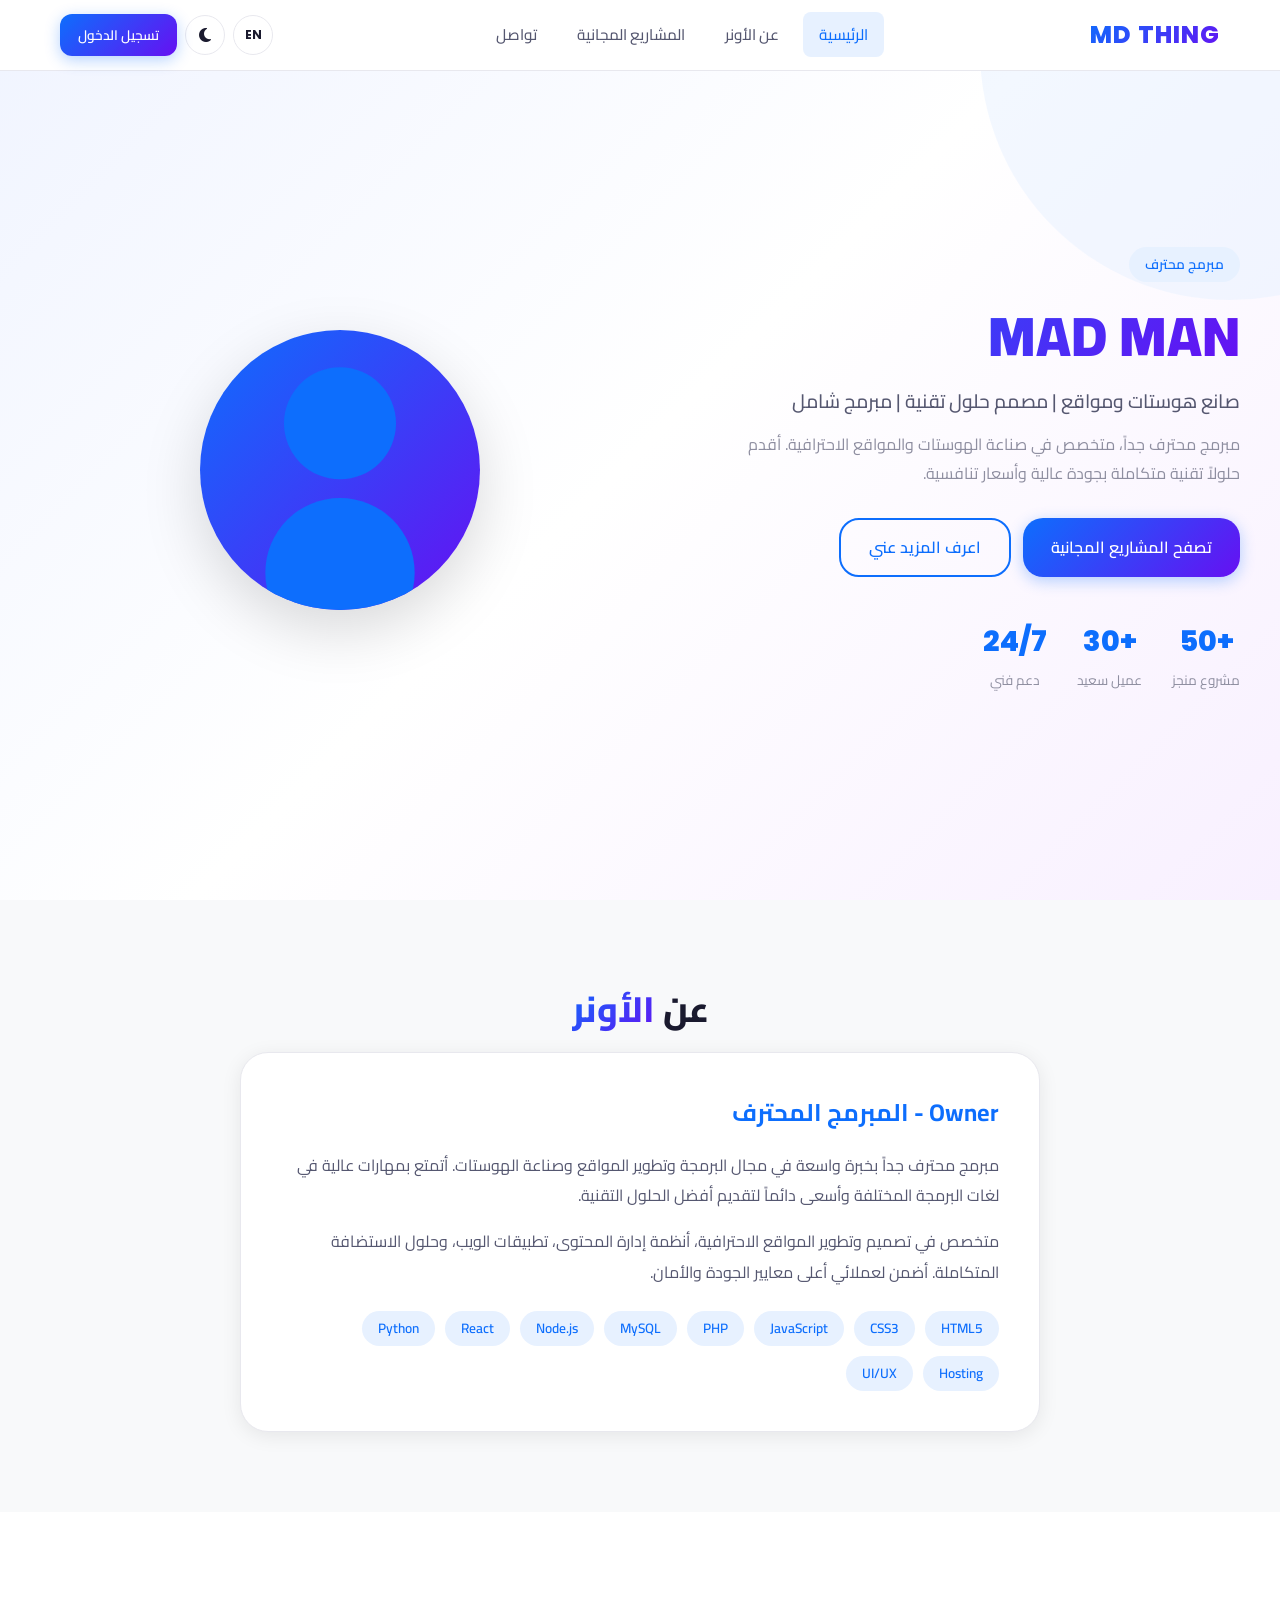
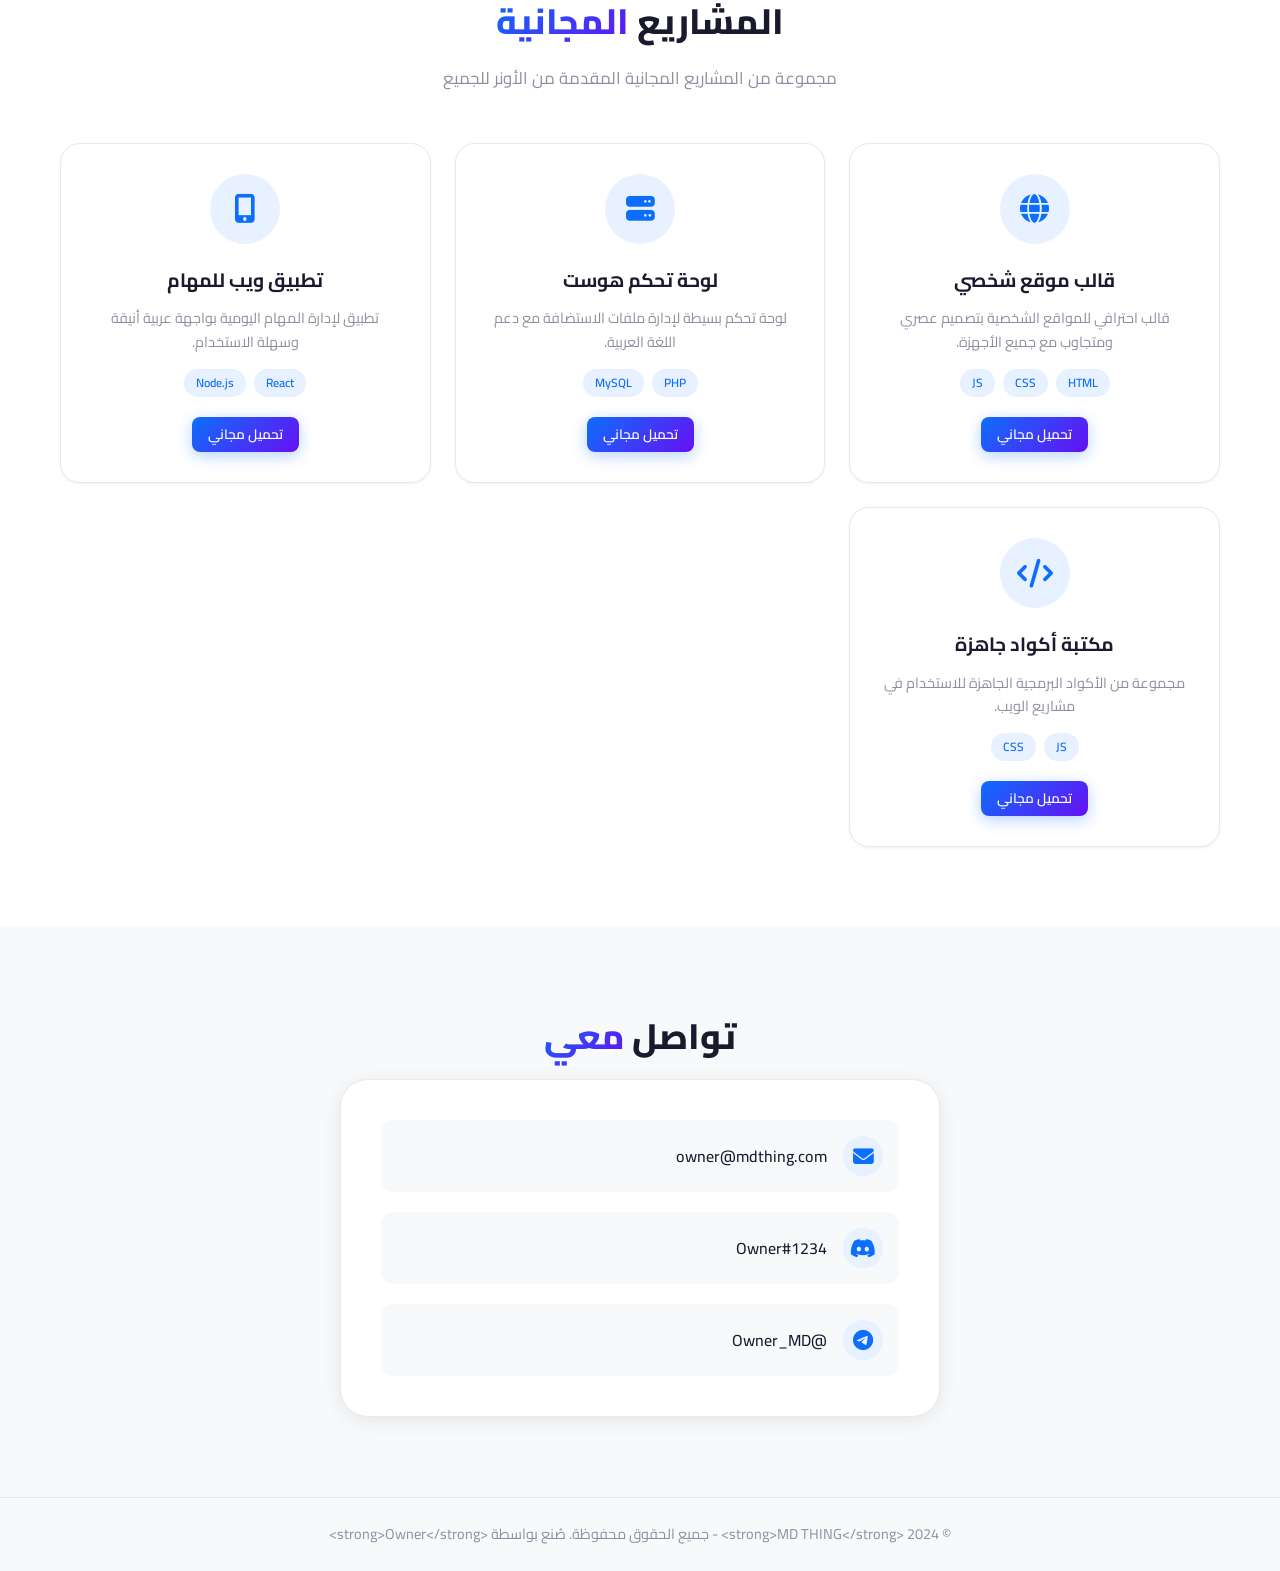
<file: index.html>
<!DOCTYPE html>
<html lang="ar" dir="rtl" data-theme="light">
<head>
    <meta charset="UTF-8">
    <meta name="viewport" content="width=device-width, initial-scale=1.0">
    <meta name="description" content="MD THING - موقع المبرمج المحترف صانع الهوستات والمواقع">
    <meta name="author" content="Owner">
    <title>MD THING | الصفحة الرئيسية</title>
    <link rel="stylesheet" href="style.css">
    <!-- Font Awesome للأيقونات -->
    <link rel="stylesheet" href="https://cdnjs.cloudflare.com/ajax/libs/font-awesome/6.5.1/css/all.min.css">
    <!-- Google Fonts -->
    <link href="https://fonts.googleapis.com/css2?family=Cairo:wght@300;400;600;700;900&family=Poppins:wght@300;400;500;600;700&display=swap" rel="stylesheet">
</head>
<body>
    <!-- شريط التنقل -->
    <nav class="navbar" id="navbar">
        <div class="nav-container">
            <a href="#" class="logo" data-lang="logo">MD THING</a>
            
            <ul class="nav-links">
                <li><a href="#home" class="nav-link active" data-lang="nav-home">الرئيسية</a></li>
                <li><a href="#about" class="nav-link" data-lang="nav-about">عن الأونر</a></li>
                <li><a href="#projects" class="nav-link" data-lang="nav-projects">المشاريع المجانية</a></li>
                <li><a href="#contact" class="nav-link" data-lang="nav-contact">تواصل</a></li>
            </ul>

            <div class="nav-actions">
                <!-- زر تغيير اللغة -->
                <button class="icon-btn lang-toggle" id="langToggle" title="تغيير اللغة">
                    <span class="lang-text">EN</span>
                </button>
                
                <!-- زر الوضع الليلي/النهاري -->
                <button class="icon-btn theme-toggle" id="themeToggle" title="تغيير الوضع">
                    <i class="fas fa-moon"></i>
                </button>
                
                <!-- زر تسجيل الدخول -->
                <button class="btn btn-primary login-btn-nav" id="loginBtnNav" data-lang="login">
                    <i class="fas fa-sign-in-alt"></i> تسجيل الدخول
                </button>
                
                <!-- زر تسجيل الخروج (مخفي افتراضياً) -->
                <button class="btn btn-outline logout-btn-nav" id="logoutBtnNav" style="display:none;" data-lang="logout">
                    <i class="fas fa-sign-out-alt"></i> خروج
                </button>

                <!-- قائمة الجوال -->
                <button class="icon-btn menu-toggle" id="menuToggle">
                    <i class="fas fa-bars"></i>
                </button>
            </div>
        </div>
    </nav>

    <!-- القسم الرئيسي (Hero) -->
    <section class="hero" id="home">
        <div class="hero-content">
            <div class="hero-badge" data-lang="hero-badge">مبرمج محترف</div>
            <h1 class="hero-title" data-lang="hero-title">Owner</h1>
            <p class="hero-subtitle" data-lang="hero-subtitle">صانع هوستات ومواقع | مصمم حلول تقنية | مبرمج شامل</p>
            <p class="hero-description" data-lang="hero-description">
                مبرمج محترف جداً، متخصص في صناعة الهوستات والمواقع الاحترافية. 
                أقدم حلولاً تقنية متكاملة بجودة عالية وأسعار تنافسية.
            </p>
            <div class="hero-buttons">
                <a href="#projects" class="btn btn-primary btn-lg" data-lang="hero-projects">تصفح المشاريع المجانية</a>
                <a href="#about" class="btn btn-outline btn-lg" data-lang="hero-about">اعرف المزيد عني</a>
            </div>
            <div class="hero-stats">
                <div class="stat-item">
                    <span class="stat-number">+50</span>
                    <span class="stat-label" data-lang="stat-projects">مشروع منجز</span>
                </div>
                <div class="stat-item">
                    <span class="stat-number">+30</span>
                    <span class="stat-label" data-lang="stat-clients">عميل سعيد</span>
                </div>
                <div class="stat-item">
                    <span class="stat-number">24/7</span>
                    <span class="stat-label" data-lang="stat-support">دعم فني</span>
                </div>
            </div>
        </div>
        <div class="hero-image">
            <div class="hero-avatar">
                <img src="data:image/svg+xml,%3Csvg xmlns='http://www.w3.org/2000/svg' width='300' height='300' viewBox='0 0 300 300'%3E%3Ccircle cx='150' cy='100' r='60' fill='%230d6efd'/%3E%3Ccircle cx='150' cy='260' r='80' fill='%230d6efd'/%3E%3C/svg%3E" 
                     alt="Owner Avatar" 
                     class="avatar-img"
                     onerror="this.style.display='none'; this.nextElementSibling.style.display='flex';">
                <div class="avatar-fallback" style="display:none;">
                    <i class="fas fa-user-tie"></i>
                </div>
            </div>
        </div>
    </section>

    <!-- قسم عن الأونر -->
    <section class="about" id="about">
        <div class="container">
            <h2 class="section-title" data-lang="about-title">عن <span>الأونر</span></h2>
            <div class="about-content">
                <div class="about-info">
                    <h3 data-lang="about-name">Owner - المبرمج المحترف</h3>
                    <p data-lang="about-desc1">
                        مبرمج محترف جداً بخبرة واسعة في مجال البرمجة وتطوير المواقع وصناعة الهوستات. 
                        أتمتع بمهارات عالية في لغات البرمجة المختلفة وأسعى دائماً لتقديم أفضل الحلول التقنية.
                    </p>
                    <p data-lang="about-desc2">
                        متخصص في تصميم وتطوير المواقع الاحترافية، أنظمة إدارة المحتوى، تطبيقات الويب، 
                        وحلول الاستضافة المتكاملة. أضمن لعملائي أعلى معايير الجودة والأمان.
                    </p>
                    <div class="skills">
                        <span class="skill-tag">HTML5</span>
                        <span class="skill-tag">CSS3</span>
                        <span class="skill-tag">JavaScript</span>
                        <span class="skill-tag">PHP</span>
                        <span class="skill-tag">MySQL</span>
                        <span class="skill-tag">Node.js</span>
                        <span class="skill-tag">React</span>
                        <span class="skill-tag">Python</span>
                        <span class="skill-tag">Hosting</span>
                        <span class="skill-tag">UI/UX</span>
                    </div>
                </div>
            </div>
        </div>
    </section>

    <!-- قسم المشاريع المجانية -->
    <section class="projects" id="projects">
        <div class="container">
            <h2 class="section-title" data-lang="projects-title">المشاريع <span>المجانية</span></h2>
            <p class="section-description" data-lang="projects-desc">مجموعة من المشاريع المجانية المقدمة من الأونر للجميع</p>
            
            <div class="projects-grid">
                <!-- مشروع 1 -->
                <div class="project-card">
                    <div class="project-icon">
                        <i class="fas fa-globe"></i>
                    </div>
                    <h3 class="project-title">قالب موقع شخصي</h3>
                    <p class="project-description">قالب احترافي للمواقع الشخصية بتصميم عصري ومتجاوب مع جميع الأجهزة.</p>
                    <div class="project-tags">
                        <span>HTML</span>
                        <span>CSS</span>
                        <span>JS</span>
                    </div>
                    <a href="#" class="btn btn-primary btn-sm">تحميل مجاني</a>
                </div>

                <!-- مشروع 2 -->
                <div class="project-card">
                    <div class="project-icon">
                        <i class="fas fa-server"></i>
                    </div>
                    <h3 class="project-title">لوحة تحكم هوست</h3>
                    <p class="project-description">لوحة تحكم بسيطة لإدارة ملفات الاستضافة مع دعم اللغة العربية.</p>
                    <div class="project-tags">
                        <span>PHP</span>
                        <span>MySQL</span>
                    </div>
                    <a href="#" class="btn btn-primary btn-sm">تحميل مجاني</a>
                </div>

                <!-- مشروع 3 -->
                <div class="project-card">
                    <div class="project-icon">
                        <i class="fas fa-mobile-alt"></i>
                    </div>
                    <h3 class="project-title">تطبيق ويب للمهام</h3>
                    <p class="project-description">تطبيق لإدارة المهام اليومية بواجهة عربية أنيقة وسهلة الاستخدام.</p>
                    <div class="project-tags">
                        <span>React</span>
                        <span>Node.js</span>
                    </div>
                    <a href="#" class="btn btn-primary btn-sm">تحميل مجاني</a>
                </div>

                <!-- مشروع 4 -->
                <div class="project-card">
                    <div class="project-icon">
                        <i class="fas fa-code"></i>
                    </div>
                    <h3 class="project-title">مكتبة أكواد جاهزة</h3>
                    <p class="project-description">مجموعة من الأكواد البرمجية الجاهزة للاستخدام في مشاريع الويب.</p>
                    <div class="project-tags">
                        <span>JS</span>
                        <span>CSS</span>
                    </div>
                    <a href="#" class="btn btn-primary btn-sm">تحميل مجاني</a>
                </div>
            </div>
        </div>
    </section>

    <!-- قسم التواصل -->
    <section class="contact" id="contact">
        <div class="container">
            <h2 class="section-title" data-lang="contact-title">تواصل <span>معي</span></h2>
            <div class="contact-content">
                <div class="contact-info">
                    <div class="contact-item">
                        <i class="fas fa-envelope"></i>
                        <span>owner@mdthing.com</span>
                    </div>
                    <div class="contact-item">
                        <i class="fab fa-discord"></i>
                        <span>Owner#1234</span>
                    </div>
                    <div class="contact-item">
                        <i class="fab fa-telegram"></i>
                        <span>@Owner_MD</span>
                    </div>
                </div>
            </div>
        </div>
    </section>

    <!-- الفوتر -->
    <footer class="footer">
        <div class="container">
            <p data-lang="footer-text">© 2024 <strong>MD THING</strong> - جميع الحقوق محفوظة. صُنع بواسطة <strong>Owner</strong></p>
        </div>
    </footer>

    <!-- نافذة تسجيل الدخول (Modal) -->
    <div class="modal-overlay" id="loginModal">
        <div class="modal">
            <div class="modal-header">
                <h2 data-lang="login-title">تسجيل الدخول</h2>
                <button class="icon-btn modal-close" id="closeModal">
                    <i class="fas fa-times"></i>
                </button>
            </div>
            <div class="modal-body">
                <form id="loginForm">
                    <div class="form-group">
                        <label for="username" data-lang="username">اسم المستخدم</label>
                        <input type="text" id="username" placeholder="Owner" required autocomplete="username">
                    </div>
                    <div class="form-group">
                        <label for="password" data-lang="password">كلمة المرور</label>
                        <input type="password" id="password" placeholder="••••••••" required autocomplete="current-password">
                    </div>
                    <div class="form-error" id="loginError"></div>
                    <button type="submit" class="btn btn-primary btn-block" data-lang="login-submit">دخول</button>
                </form>
                <div class="login-hint">
                    <p data-lang="login-hint">الحساب التجريبي: <strong>Owner</strong> / <strong>Owner123</strong></p>
                </div>
            </div>
        </div>
    </div>

    <!-- نافذة ترحيب بعد تسجيل الدخول -->
    <div class="modal-overlay" id="welcomeModal">
        <div class="modal modal-welcome">
            <div class="modal-header">
                <h2>👋</h2>
                <button class="icon-btn modal-close" id="closeWelcomeModal">
                    <i class="fas fa-times"></i>
                </button>
            </div>
            <div class="modal-body text-center">
                <div class="welcome-icon">
                    <i class="fas fa-check-circle"></i>
                </div>
                <h3 data-lang="welcome-title">مرحباً بعودتك!</h3>
                <p data-lang="welcome-text">تم تسجيل الدخول بنجاح. أهلاً بك في لوحة تحكم MD THING.</p>
                <button class="btn btn-primary" id="goToDashboard" data-lang="go-dashboard">الذهاب للوحة التحكم</button>
            </div>
        </div>
    </div>

    <script src="script.js"></script>
</body>
</html>
</file>
<file: style.css>
/* ============================================
   MD THING - الملف الرئيسي للأنماط
   ============================================ */

/* === المتغيرات العامة === */
:root {
    /* ألوان الوضع النهاري */
    --bg-primary: #ffffff;
    --bg-secondary: #f8f9fa;
    --bg-card: #ffffff;
    --text-primary: #1a1a2e;
    --text-secondary: #555770;
    --text-muted: #8e8ea0;
    --border-color: #e8e8ee;
    --border-light: #f0f0f5;
    --primary: #0d6efd;
    --primary-light: #e7f1ff;
    --primary-hover: #0b5ed7;
    --primary-dark: #0a58ca;
    --gradient-primary: linear-gradient(135deg, #0d6efd, #6610f2);
    --gradient-hero: linear-gradient(135deg, #f0f4ff 0%, #ffffff 50%, #f8f0ff 100%);
    --shadow-sm: 0 1px 3px rgba(0, 0, 0, 0.06);
    --shadow-md: 0 4px 20px rgba(0, 0, 0, 0.08);
    --shadow-lg: 0 10px 40px rgba(0, 0, 0, 0.12);
    --shadow-xl: 0 20px 60px rgba(0, 0, 0, 0.15);
    --nav-bg: rgba(255, 255, 255, 0.95);
    --nav-blur: blur(20px);
    --tag-bg: #e7f1ff;
    --tag-text: #0d6efd;
    --input-bg: #ffffff;
    --input-border: #d1d5db;
    --input-focus: #0d6efd;
    --danger: #dc3545;
    --danger-light: #fde8ea;
    --success: #198754;
    --success-light: #d1fae5;
    --warning: #ffc107;
    --modal-overlay: rgba(0, 0, 0, 0.5);
    --transition: all 0.3s cubic-bezier(0.4, 0, 0.2, 1);
    --radius-sm: 8px;
    --radius-md: 12px;
    --radius-lg: 20px;
    --radius-xl: 28px;
    --font-ar: 'Cairo', sans-serif;
    --font-en: 'Poppins', sans-serif;
}

/* === الوضع الليلي === */
[data-theme="dark"] {
    --bg-primary: #0a0a1a;
    --bg-secondary: #111128;
    --bg-card: #151530;
    --text-primary: #e8e8f0;
    --text-secondary: #b0b0c8;
    --text-muted: #6e6e8a;
    --border-color: #2a2a48;
    --border-light: #1e1e3a;
    --primary: #6ea8fe;
    --primary-light: #1a2a4a;
    --primary-hover: #8bb9fe;
    --primary-dark: #5a9af5;
    --gradient-primary: linear-gradient(135deg, #6ea8fe, #a370f0);
    --gradient-hero: linear-gradient(135deg, #0a0a1a 0%, #111128 50%, #0f0f20 100%);
    --shadow-sm: 0 1px 3px rgba(0, 0, 0, 0.3);
    --shadow-md: 0 4px 20px rgba(0, 0, 0, 0.4);
    --shadow-lg: 0 10px 40px rgba(0, 0, 0, 0.5);
    --shadow-xl: 0 20px 60px rgba(0, 0, 0, 0.6);
    --nav-bg: rgba(10, 10, 26, 0.95);
    --nav-blur: blur(20px);
    --tag-bg: #1e2a4a;
    --tag-text: #6ea8fe;
    --input-bg: #151530;
    --input-border: #3a3a5a;
    --input-focus: #6ea8fe;
    --danger-light: #3a1a20;
    --success-light: #1a3a2a;
    --modal-overlay: rgba(0, 0, 0, 0.7);
}

/* === إعادة الضبط العامة === */
* {
    margin: 0;
    padding: 0;
    box-sizing: border-box;
}

html {
    scroll-behavior: smooth;
    scroll-padding-top: 80px;
}

body {
    font-family: var(--font-ar);
    background-color: var(--bg-primary);
    color: var(--text-primary);
    line-height: 1.7;
    transition: var(--transition);
    overflow-x: hidden;
}

/* عند تغيير اللغة للإنجليزية */
body.lang-en {
    font-family: var(--font-en);
    direction: ltr;
}

.container {
    max-width: 1200px;
    margin: 0 auto;
    padding: 0 20px;
}

a {
    text-decoration: none;
    color: inherit;
}

ul {
    list-style: none;
}

img {
    max-width: 100%;
    height: auto;
}

/* === شريط التنقل === */
.navbar {
    position: fixed;
    top: 0;
    left: 0;
    right: 0;
    z-index: 1000;
    background: var(--nav-bg);
    backdrop-filter: var(--nav-blur);
    -webkit-backdrop-filter: var(--nav-blur);
    border-bottom: 1px solid var(--border-color);
    transition: var(--transition);
    padding: 0;
}

.navbar.scrolled {
    box-shadow: var(--shadow-md);
}

.nav-container {
    max-width: 1200px;
    margin: 0 auto;
    padding: 0 20px;
    display: flex;
    align-items: center;
    justify-content: space-between;
    height: 70px;
}

.logo {
    font-size: 1.5rem;
    font-weight: 800;
    background: var(--gradient-primary);
    -webkit-background-clip: text;
    -webkit-text-fill-color: transparent;
    background-clip: text;
    letter-spacing: 1px;
    font-family: var(--font-en);
}

.nav-links {
    display: flex;
    align-items: center;
    gap: 8px;
}

.nav-link {
    padding: 8px 16px;
    border-radius: var(--radius-sm);
    font-weight: 500;
    transition: var(--transition);
    color: var(--text-secondary);
    font-size: 0.95rem;
}

.nav-link:hover,
.nav-link.active {
    color: var(--primary);
    background: var(--primary-light);
}

.nav-actions {
    display: flex;
    align-items: center;
    gap: 8px;
}

.icon-btn {
    width: 40px;
    height: 40px;
    border-radius: 50%;
    border: 1px solid var(--border-color);
    background: var(--bg-card);
    color: var(--text-primary);
    cursor: pointer;
    display: flex;
    align-items: center;
    justify-content: center;
    transition: var(--transition);
    font-size: 1rem;
}

.icon-btn:hover {
    background: var(--primary-light);
    color: var(--primary);
    border-color: var(--primary);
}

.lang-toggle {
    position: relative;
}

.lang-text {
    font-size: 0.75rem;
    font-weight: 700;
    font-family: var(--font-en);
}

.menu-toggle {
    display: none;
}

/* === الأزرار === */
.btn {
    display: inline-flex;
    align-items: center;
    gap: 8px;
    padding: 10px 20px;
    border-radius: var(--radius-md);
    font-weight: 600;
    font-size: 0.9rem;
    cursor: pointer;
    transition: var(--transition);
    border: none;
    font-family: inherit;
    text-align: center;
    white-space: nowrap;
}

.btn-primary {
    background: var(--gradient-primary);
    color: #ffffff;
    box-shadow: 0 4px 15px rgba(13, 110, 253, 0.3);
}

.btn-primary:hover {
    transform: translateY(-2px);
    box-shadow: 0 8px 25px rgba(13, 110, 253, 0.4);
}

.btn-outline {
    background: transparent;
    color: var(--primary);
    border: 2px solid var(--primary);
}

.btn-outline:hover {
    background: var(--primary);
    color: #ffffff;
    transform: translateY(-2px);
}

.btn-lg {
    padding: 14px 28px;
    font-size: 1rem;
    border-radius: var(--radius-lg);
}

.btn-sm {
    padding: 6px 16px;
    font-size: 0.85rem;
    border-radius: var(--radius-sm);
}

.btn-block {
    width: 100%;
    justify-content: center;
    padding: 14px;
    font-size: 1rem;
}

.login-btn-nav {
    padding: 8px 18px;
    font-size: 0.85rem;
}

.logout-btn-nav {
    padding: 8px 18px;
    font-size: 0.85rem;
}

/* === قسم الهيرو === */
.hero {
    min-height: 100vh;
    display: flex;
    align-items: center;
    justify-content: space-between;
    padding: 100px 40px 60px;
    background: var(--gradient-hero);
    position: relative;
    overflow: hidden;
}

.hero::before {
    content: '';
    position: absolute;
    top: -200px;
    right: -200px;
    width: 500px;
    height: 500px;
    background: var(--primary-light);
    border-radius: 50%;
    opacity: 0.5;
    z-index: 0;
}

.hero-content {
    flex: 1;
    max-width: 600px;
    position: relative;
    z-index: 1;
}

.hero-badge {
    display: inline-block;
    padding: 6px 16px;
    background: var(--primary-light);
    color: var(--primary);
    border-radius: 50px;
    font-size: 0.85rem;
    font-weight: 600;
    margin-bottom: 20px;
}

.hero-title {
    font-size: 3.5rem;
    font-weight: 900;
    line-height: 1.2;
    margin-bottom: 16px;
    background: var(--gradient-primary);
    -webkit-background-clip: text;
    -webkit-text-fill-color: transparent;
    background-clip: text;
}

.hero-subtitle {
    font-size: 1.2rem;
    color: var(--text-secondary);
    margin-bottom: 12px;
    font-weight: 500;
}

.hero-description {
    font-size: 1rem;
    color: var(--text-muted);
    margin-bottom: 30px;
    max-width: 500px;
    line-height: 1.8;
}

.hero-buttons {
    display: flex;
    gap: 12px;
    flex-wrap: wrap;
    margin-bottom: 40px;
}

.hero-stats {
    display: flex;
    gap: 30px;
}

.stat-item {
    text-align: center;
}

.stat-number {
    display: block;
    font-size: 1.8rem;
    font-weight: 800;
    color: var(--primary);
    font-family: var(--font-en);
}

.stat-label {
    font-size: 0.85rem;
    color: var(--text-muted);
}

.hero-image {
    flex: 1;
    display: flex;
    justify-content: center;
    align-items: center;
    position: relative;
    z-index: 1;
}

.hero-avatar {
    width: 280px;
    height: 280px;
    border-radius: 50%;
    background: var(--gradient-primary);
    display: flex;
    align-items: center;
    justify-content: center;
    overflow: hidden;
    box-shadow: var(--shadow-xl);
    position: relative;
}

.hero-avatar::after {
    content: '';
    position: absolute;
    inset: -10px;
    border-radius: 50%;
    border: 3px dashed var(--primary);
    opacity: 0.3;
    animation: spin 20s linear infinite;
}

@keyframes spin {
    from { transform: rotate(0deg); }
    to { transform: rotate(360deg); }
}

.avatar-img {
    width: 100%;
    height: 100%;
    object-fit: cover;
}

.avatar-fallback {
    font-size: 6rem;
    color: #ffffff;
}

/* === الأقسام العامة === */
section {
    padding: 80px 0;
}

.section-title {
    font-size: 2.2rem;
    font-weight: 800;
    text-align: center;
    margin-bottom: 12px;
    color: var(--text-primary);
}

.section-title span {
    background: var(--gradient-primary);
    -webkit-background-clip: text;
    -webkit-text-fill-color: transparent;
    background-clip: text;
}

.section-description {
    text-align: center;
    color: var(--text-muted);
    margin-bottom: 50px;
    font-size: 1.05rem;
}

/* === قسم عن الأونر === */
.about {
    background: var(--bg-secondary);
}

.about-content {
    max-width: 800px;
    margin: 0 auto;
    background: var(--bg-card);
    padding: 40px;
    border-radius: var(--radius-xl);
    box-shadow: var(--shadow-md);
    border: 1px solid var(--border-color);
}

.about-info h3 {
    font-size: 1.5rem;
    margin-bottom: 16px;
    color: var(--primary);
}

.about-info p {
    color: var(--text-secondary);
    margin-bottom: 16px;
    line-height: 1.9;
}

.skills {
    display: flex;
    flex-wrap: wrap;
    gap: 10px;
    margin-top: 24px;
}

.skill-tag {
    padding: 6px 16px;
    background: var(--tag-bg);
    color: var(--tag-text);
    border-radius: 50px;
    font-size: 0.85rem;
    font-weight: 600;
    transition: var(--transition);
}

.skill-tag:hover {
    transform: translateY(-2px);
    box-shadow: var(--shadow-sm);
}

/* === قسم المشاريع === */
.projects-grid {
    display: grid;
    grid-template-columns: repeat(auto-fit, minmax(280px, 1fr));
    gap: 24px;
}

.project-card {
    background: var(--bg-card);
    border: 1px solid var(--border-color);
    border-radius: var(--radius-lg);
    padding: 30px;
    text-align: center;
    transition: var(--transition);
    box-shadow: var(--shadow-sm);
}

.project-card:hover {
    transform: translateY(-5px);
    box-shadow: var(--shadow-lg);
    border-color: var(--primary);
}

.project-icon {
    width: 70px;
    height: 70px;
    border-radius: 50%;
    background: var(--primary-light);
    display: flex;
    align-items: center;
    justify-content: center;
    margin: 0 auto 20px;
    font-size: 1.8rem;
    color: var(--primary);
}

.project-title {
    font-size: 1.2rem;
    font-weight: 700;
    margin-bottom: 10px;
}

.project-description {
    color: var(--text-muted);
    font-size: 0.9rem;
    margin-bottom: 16px;
    line-height: 1.6;
}

.project-tags {
    display: flex;
    justify-content: center;
    gap: 8px;
    margin-bottom: 20px;
    flex-wrap: wrap;
}

.project-tags span {
    padding: 4px 12px;
    background: var(--tag-bg);
    color: var(--tag-text);
    border-radius: 50px;
    font-size: 0.75rem;
    font-weight: 600;
}

/* === قسم التواصل === */
.contact {
    background: var(--bg-secondary);
}

.contact-content {
    max-width: 600px;
    margin: 0 auto;
    background: var(--bg-card);
    padding: 40px;
    border-radius: var(--radius-xl);
    box-shadow: var(--shadow-md);
    border: 1px solid var(--border-color);
}

.contact-info {
    display: flex;
    flex-direction: column;
    gap: 20px;
}

.contact-item {
    display: flex;
    align-items: center;
    gap: 16px;
    padding: 16px;
    background: var(--bg-secondary);
    border-radius: var(--radius-md);
    transition: var(--transition);
}

.contact-item:hover {
    background: var(--primary-light);
}

.contact-item i {
    font-size: 1.3rem;
    color: var(--primary);
    width: 40px;
    height: 40px;
    display: flex;
    align-items: center;
    justify-content: center;
    background: var(--primary-light);
    border-radius: 50%;
}

.contact-item span {
    font-weight: 500;
    color: var(--text-primary);
}

/* === الفوتر === */
.footer {
    background: var(--bg-secondary);
    border-top: 1px solid var(--border-color);
    padding: 24px 0;
    text-align: center;
}

.footer p {
    color: var(--text-muted);
    font-size: 0.9rem;
}

.footer strong {
    color: var(--primary);
}

/* === النوافذ المنبثقة (Modal) === */
.modal-overlay {
    position: fixed;
    top: 0;
    left: 0;
    width: 100%;
    height: 100%;
    background: var(--modal-overlay);
    display: flex;
    align-items: center;
    justify-content: center;
    z-index: 2000;
    opacity: 0;
    visibility: hidden;
    transition: var(--transition);
    backdrop-filter: blur(4px);
}

.modal-overlay.active {
    opacity: 1;
    visibility: visible;
}

.modal {
    background: var(--bg-card);
    border-radius: var(--radius-xl);
    width: 90%;
    max-width: 440px;
    box-shadow: var(--shadow-xl);
    border: 1px solid var(--border-color);
    transform: translateY(20px);
    transition: var(--transition);
    overflow: hidden;
}

.modal-overlay.active .modal {
    transform: translateY(0);
}

.modal-header {
    display: flex;
    align-items: center;
    justify-content: space-between;
    padding: 20px 24px;
    border-bottom: 1px solid var(--border-color);
}

.modal-header h2 {
    font-size: 1.3rem;
    font-weight: 700;
}

.modal-close {
    border: none;
    background: transparent;
    cursor: pointer;
    font-size: 1.2rem;
    color: var(--text-muted);
    transition: var(--transition);
}

.modal-close:hover {
    color: var(--danger);
}

.modal-body {
    padding: 24px;
}

/* === الفورم === */
.form-group {
    margin-bottom: 20px;
}

.form-group label {
    display: block;
    margin-bottom: 8px;
    font-weight: 600;
    font-size: 0.9rem;
    color: var(--text-primary);
}

.form-group input {
    width: 100%;
    padding: 12px 16px;
    border: 2px solid var(--input-border);
    border-radius: var(--radius-md);
    background: var(--input-bg);
    color: var(--text-primary);
    font-size: 1rem;
    font-family: inherit;
    transition: var(--transition);
}

.form-group input:focus {
    outline: none;
    border-color: var(--input-focus);
    box-shadow: 0 0 0 4px rgba(13, 110, 253, 0.1);
}

.form-error {
    color: var(--danger);
    font-size: 0.85rem;
    margin-bottom: 12px;
    min-height: 20px;
    font-weight: 500;
}

.login-hint {
    margin-top: 20px;
    text-align: center;
    padding: 12px;
    background: var(--bg-secondary);
    border-radius: var(--radius-md);
    font-size: 0.85rem;
    color: var(--text-muted);
}

.login-hint strong {
    color: var(--primary);
}

/* === نافذة الترحيب === */
.modal-welcome {
    text-align: center;
}

.welcome-icon {
    font-size: 4rem;
    color: var(--success);
    margin-bottom: 16px;
}

.welcome-icon i {
    animation: popIn 0.5s ease;
}

@keyframes popIn {
    0% { transform: scale(0); opacity: 0; }
    70% { transform: scale(1.2); }
    100% { transform: scale(1); opacity: 1; }
}

.modal-welcome h3 {
    font-size: 1.4rem;
    margin-bottom: 8px;
}

.modal-welcome p {
    color: var(--text-muted);
    margin-bottom: 24px;
}

.text-center {
    text-align: center;
}

/* === حالة تسجيل الدخول === */
body.logged-in .login-btn-nav {
    display: none !important;
}

body.logged-in .logout-btn-nav {
    display: flex !important;
}

/* === التجاوب === */
@media (max-width: 992px) {
    .hero {
        flex-direction: column;
        text-align: center;
        padding: 100px 20px 60px;
    }

    .hero-content {
        max-width: 100%;
    }

    .hero-description {
        max-width: 100%;
    }

    .hero-buttons {
        justify-content: center;
    }

    .hero-stats {
        justify-content: center;
    }

    .hero-title {
        font-size: 2.8rem;
    }

    .hero-avatar {
        width: 200px;
        height: 200px;
        margin-top: 30px;
    }
}

@media (max-width: 768px) {
    .nav-links {
        position: fixed;
        top: 70px;
        right: -100%;
        width: 280px;
        height: calc(100vh - 70px);
        background: var(--nav-bg);
        backdrop-filter: var(--nav-blur);
        flex-direction: column;
        padding: 20px;
        gap: 4px;
        border-left: 1px solid var(--border-color);
        transition: var(--transition);
        box-shadow: var(--shadow-xl);
    }

    .nav-links.active {
        right: 0;
    }

    .nav-link {
        width: 100%;
        padding: 12px 16px;
        border-radius: var(--radius-md);
    }

    .menu-toggle {
        display: flex;
    }

    .hero-title {
        font-size: 2.2rem;
    }

    .hero-subtitle {
        font-size: 1rem;
    }

    .section-title {
        font-size: 1.8rem;
    }

    .about-content {
        padding: 24px;
    }

    .contact-content {
        padding: 24px;
    }
}

@media (max-width: 480px) {
    .hero {
        padding: 90px 16px 40px;
    }

    .hero-title {
        font-size: 1.8rem;
    }

    .hero-buttons {
        flex-direction: column;
    }

    .btn-lg {
        width: 100%;
        justify-content: center;
    }

    .hero-stats {
        gap: 16px;
    }

    .stat-number {
        font-size: 1.4rem;
    }

    .projects-grid {
        grid-template-columns: 1fr;
    }
}

/* === تأثيرات إضافية === */
@keyframes fadeInUp {
    from {
        opacity: 0;
        transform: translateY(30px);
    }
    to {
        opacity: 1;
        transform: translateY(0);
    }
}

.hero-content > * {
    animation: fadeInUp 0.6s ease forwards;
}

.hero-content > *:nth-child(1) { animation-delay: 0.1s; }
.hero-content > *:nth-child(2) { animation-delay: 0.2s; }
.hero-content > *:nth-child(3) { animation-delay: 0.3s; }
.hero-content > *:nth-child(4) { animation-delay: 0.4s; }
.hero-content > *:nth-child(5) { animation-delay: 0.5s; }
.hero-content > *:nth-child(6) { animation-delay: 0.6s; }
</file>
